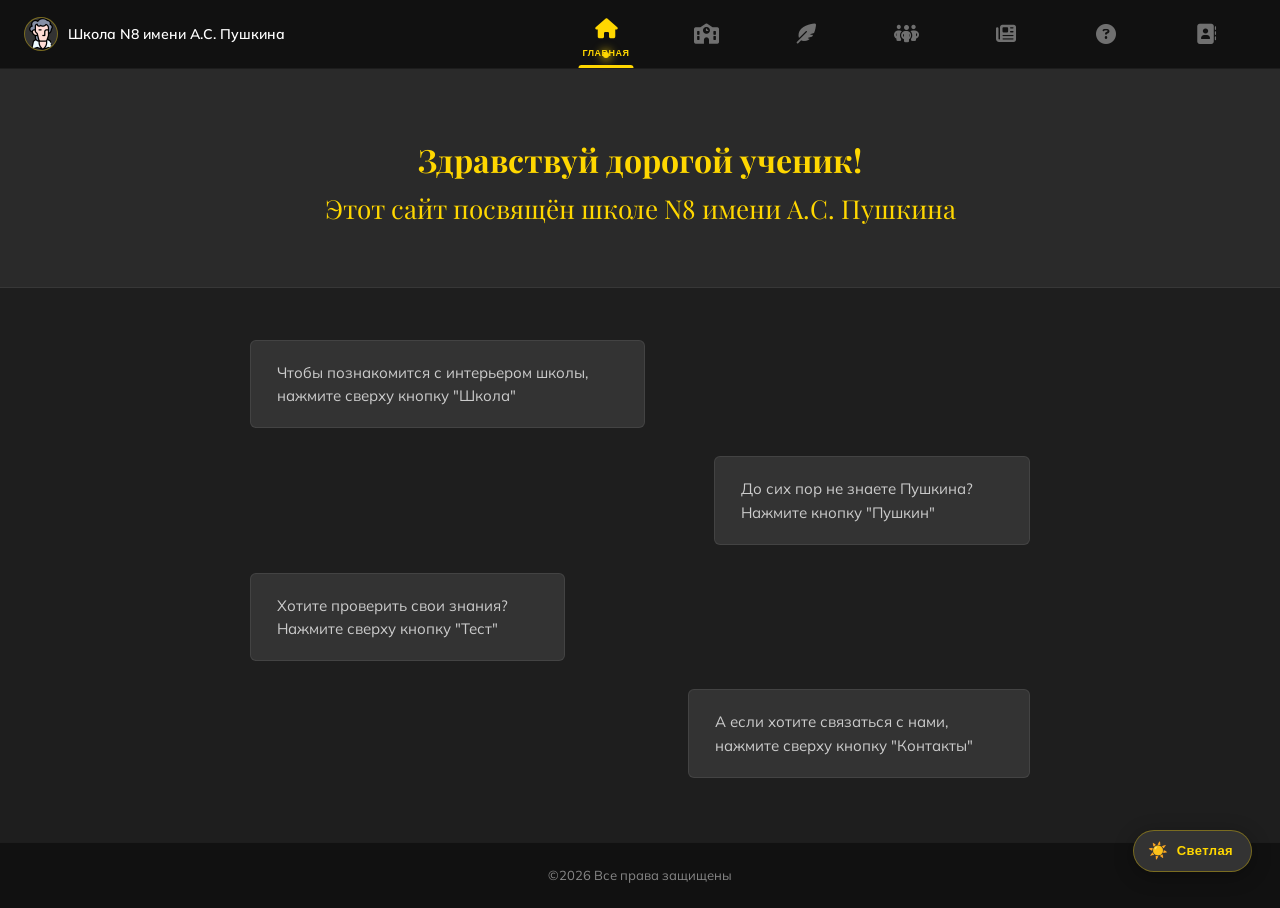
<file: Pushkin_sait/index.html>
<!DOCTYPE html>
<html lang="ru">

<head>
  <meta charset="UTF-8" />
  <meta name="viewport" content="width=device-width, initial-scale=1.0" />
  <title>Школа №8 — Главная</title>
  <link rel="stylesheet" href="style.css" />
  <link rel="stylesheet" href="index.css" />
  <link rel="stylesheet" href="https://cdnjs.cloudflare.com/ajax/libs/font-awesome/6.7.2/css/all.min.css" />
</head>

<body>

  <!-- MAGIC NAVIGATION -->
  <nav class="navigation">
    <a class="nav-logo" href="index.html">
      <div class="nav-logo-icon"><img src="images/pushkin_icon.png" alt="#"></div>
      <span>Школа N8 имени А.С. Пушкина</span>
    </a>
    <ul>
      <li class="list active">
        <a href="index.html">
          <span class="icon"><i class="fa-solid fa-house"></i></span>
          <span class="text">Главная</span>
        </a>
      </li>
      <li class="list">
        <a href="school.html">
          <span class="icon"><i class="fa-solid fa-school"></i></span>
          <span class="text">Школа</span>
        </a>
      </li>
      <li class="list">
        <a href="pushkin.html">
          <span class="icon"><i class="fa-solid fa-feather-pointed"></i></span>
          <span class="text">Пушкин</span>
        </a>
      </li>
      <li class="list">
        <a href="clubs.html">
          <span class="icon"><i class="fa-solid fa-people-group"></i></span>
          <span class="text">Кружки</span>
        </a>
      </li>
      <li class="list">
        <a href="news.html">
          <span class="icon"><i class="fa-solid fa-newspaper"></i></span>
          <span class="text">Новости</span>
        </a>
      </li>
      <li class="list">
        <a href="test.html">
          <span class="icon"><i class="fa-solid fa-circle-question"></i></span>
          <span class="text">Тест</span>
        </a>
      </li>
      <li class="list">
        <a href="contact.html">
          <span class="icon"><i class="fa-solid fa-address-book"></i></span>
          <span class="text">Контакты</span>
        </a>
      </li>
      <div class="indicator"></div>
    </ul>
  </nav>

  <main>
    <!-- HERO -->
    <section class="hero">
      <h1>Здравствуй дорогой ученик!</h1>
      <h2>Этот сайт посвящён школе N8 имени А.С. Пушкина</h2>
    </section>

    <!-- INFO BOXES -->
    <section class="info-section">

      <a class="info-card left" href="school.html">
        <p>Чтобы познакомится с интерьером школы,<br>нажмите сверху кнопку "Школа"</p>
        <span class="card-arrow"><i class="fa-solid fa-arrow-right"></i></span>
      </a>

      <a class="info-card right" href="pushkin.html">
        <p>До сих пор не знаете Пушкина?<br>Нажмите кнопку "Пушкин"</p>
        <span class="card-arrow"><i class="fa-solid fa-arrow-right"></i></span>
      </a>

      <a class="info-card left" href="test.html">
        <p>Хотите проверить свои знания?<br>Нажмите сверху кнопку "Тест"</p>
        <span class="card-arrow"><i class="fa-solid fa-arrow-right"></i></span>
      </a>

      <a class="info-card right" href="contact.html">
        <p>А если хотите связаться с нами,<br>нажмите сверху кнопку "Контакты"</p>
        <span class="card-arrow"><i class="fa-solid fa-arrow-right"></i></span>
      </a>

    </section>
  </main>

  <footer>
    <p>&copy;2026 Все права защищены</p>
  </footer>

  <script src="script.js"></script>
</body>

</html>
</file>
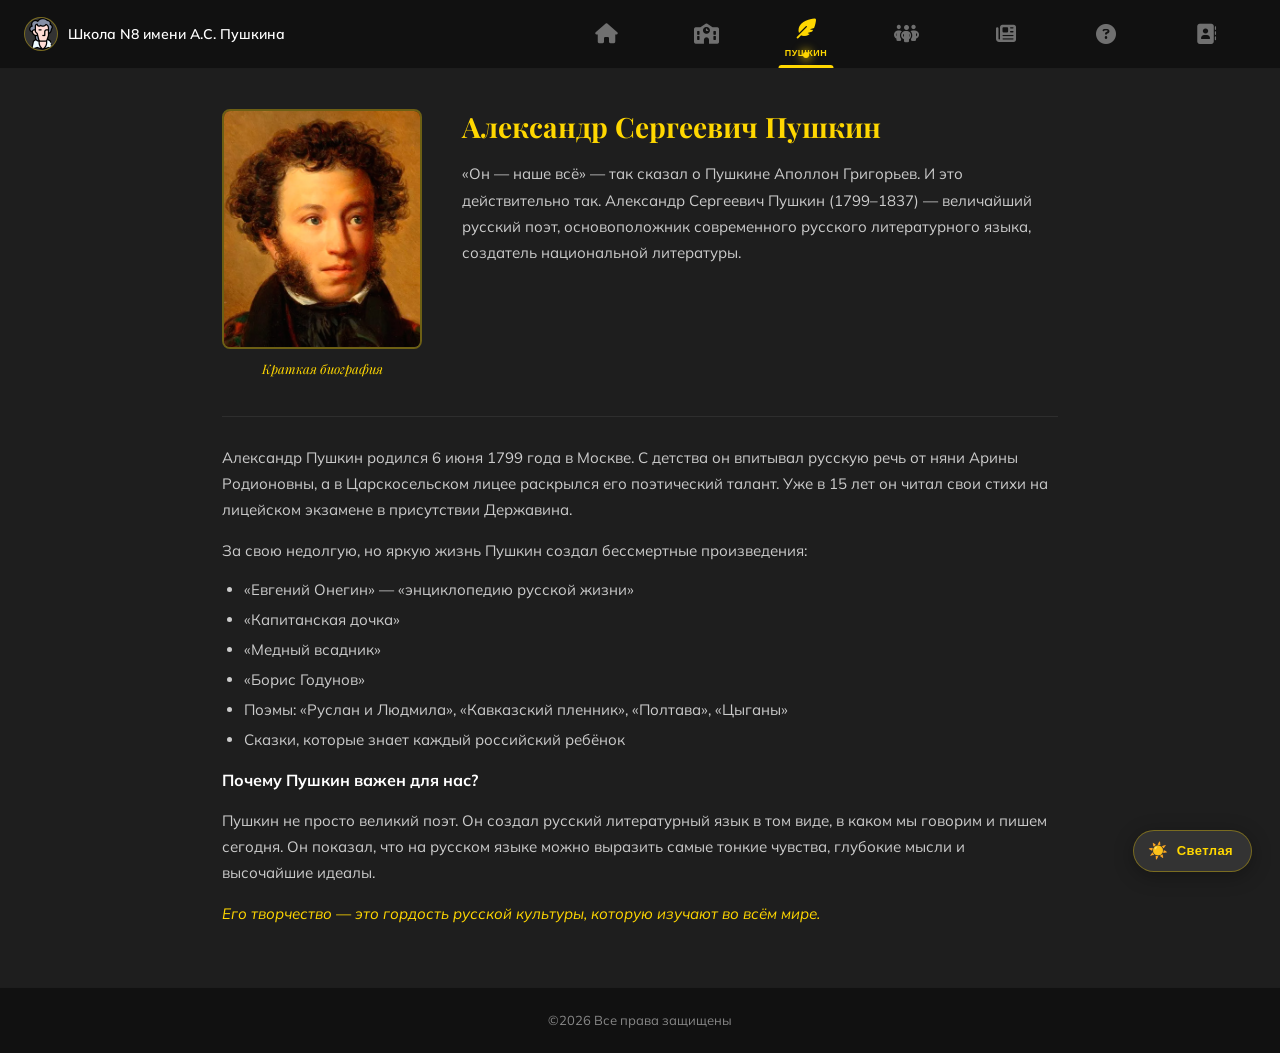
<file: Pushkin_sait/pushkin.html>
<!doctype html>
<html lang="ru">
  <head>
    <meta charset="UTF-8" />
    <meta name="viewport" content="width=device-width, initial-scale=1.0" />
    <title>Школа №8 — Пушкин</title>
    <link rel="stylesheet" href="style.css" />
    <link rel="stylesheet" href="pushkin.css" />
    <link
      rel="stylesheet"
      href="https://cdnjs.cloudflare.com/ajax/libs/font-awesome/6.7.2/css/all.min.css"
    />
  </head>
  <body>
    <nav class="navigation">
      <a class="nav-logo" href="index.html">
        <div class="nav-logo-icon">
          <img src="images/pushkin_icon.png" alt="Пушкин" />
        </div>
        <span>Школа N8 имени А.С. Пушкина</span>
      </a>
      <ul>
        <li class="list">
          <a href="index.html">
            <span class="icon"><i class="fa-solid fa-house"></i></span>
            <span class="text">Главная</span>
          </a>
        </li>
        <li class="list">
          <a href="school.html">
            <span class="icon"><i class="fa-solid fa-school"></i></span>
            <span class="text">Школа</span>
          </a>
        </li>
        <li class="list active">
          <a href="pushkin.html">
            <span class="icon"
              ><i class="fa-solid fa-feather-pointed"></i
            ></span>
            <span class="text">Пушкин</span>
          </a>
        </li>
        <li class="list">
          <a href="clubs.html">
            <span class="icon"><i class="fa-solid fa-people-group"></i></span>
            <span class="text">Кружки</span>
          </a>
        </li>
        <li class="list">
          <a href="news.html">
            <span class="icon"><i class="fa-solid fa-newspaper"></i></span>
            <span class="text">Новости</span>
          </a>
        </li>
        <li class="list">
          <a href="test.html">
            <span class="icon"
              ><i class="fa-solid fa-circle-question"></i
            ></span>
            <span class="text">Тест</span>
          </a>
        </li>
        <li class="list">
          <a href="contact.html">
            <span class="icon"><i class="fa-solid fa-address-book"></i></span>
            <span class="text">Контакты</span>
          </a>
        </li>
        <div class="indicator"></div>
      </ul>
    </nav>

    <main>
      <section class="pushkin-section">
        <!-- TOP: portrait + name + intro -->
        <div class="pushkin-top">
          <div class="portrait-wrap">
            <img
              src="images/pushkin-aleksandr-sergeevich.879525.jpg"
              alt="Александр Сергеевич Пушкин"
              class="portrait-img"
              onerror="
                this.style.display = 'none';
                this.nextElementSibling.style.display = 'flex';
              "
            />
            <div class="portrait-fallback">
              <i class="fa-solid fa-feather-pointed"></i>
            </div>
            <p class="portrait-caption">Краткая биография</p>
          </div>

          <div class="pushkin-intro">
            <h1>Александр Сергеевич Пушкин</h1>
            <p class="intro-quote">
              «Он — наше всё» — так сказал о Пушкине Аполлон Григорьев. И это
              действительно так. Александр Сергеевич Пушкин (1799–1837) —
              величайший русский поэт, основоположник современного русского
              литературного языка, создатель национальной литературы.
            </p>
          </div>
        </div>

        <!-- BIO TEXT -->
        <div class="pushkin-bio">
          <p>
            Александр Пушкин родился 6 июня 1799 года в Москве. С детства он
            впитывал русскую речь от няни Арины Родионовны, а в Царскосельском
            лицее раскрылся его поэтический талант. Уже в 15 лет он читал свои
            стихи на лицейском экзамене в присутствии Державина.
          </p>
          <p>
            За свою недолгую, но яркую жизнь Пушкин создал бессмертные
            произведения:
          </p>
          <ul>
            <li>«Евгений Онегин» — «энциклопедию русской жизни»</li>
            <li>«Капитанская дочка»</li>
            <li>«Медный всадник»</li>
            <li>«Борис Годунов»</li>
            <li>
              Поэмы: «Руслан и Людмила», «Кавказский пленник», «Полтава»,
              «Цыганы»
            </li>
            <li>Сказки, которые знает каждый российский ребёнок</li>
          </ul>
          <p class="bio-question">Почему Пушкин важен для нас?</p>
          <p>
            Пушкин не просто великий поэт. Он создал русский литературный язык в
            том виде, в каком мы говорим и пишем сегодня. Он показал, что на
            русском языке можно выразить самые тонкие чувства, глубокие мысли и
            высочайшие идеалы.
          </p>
          <p class="bio-closing">
            Его творчество — это гордость русской культуры, которую изучают во
            всём мире.
          </p>
        </div>
      </section>
    </main>

    <footer><p>&copy;2026 Все права защищены</p></footer>

    <script src="script.js"></script>
  </body>
</html>
</file>
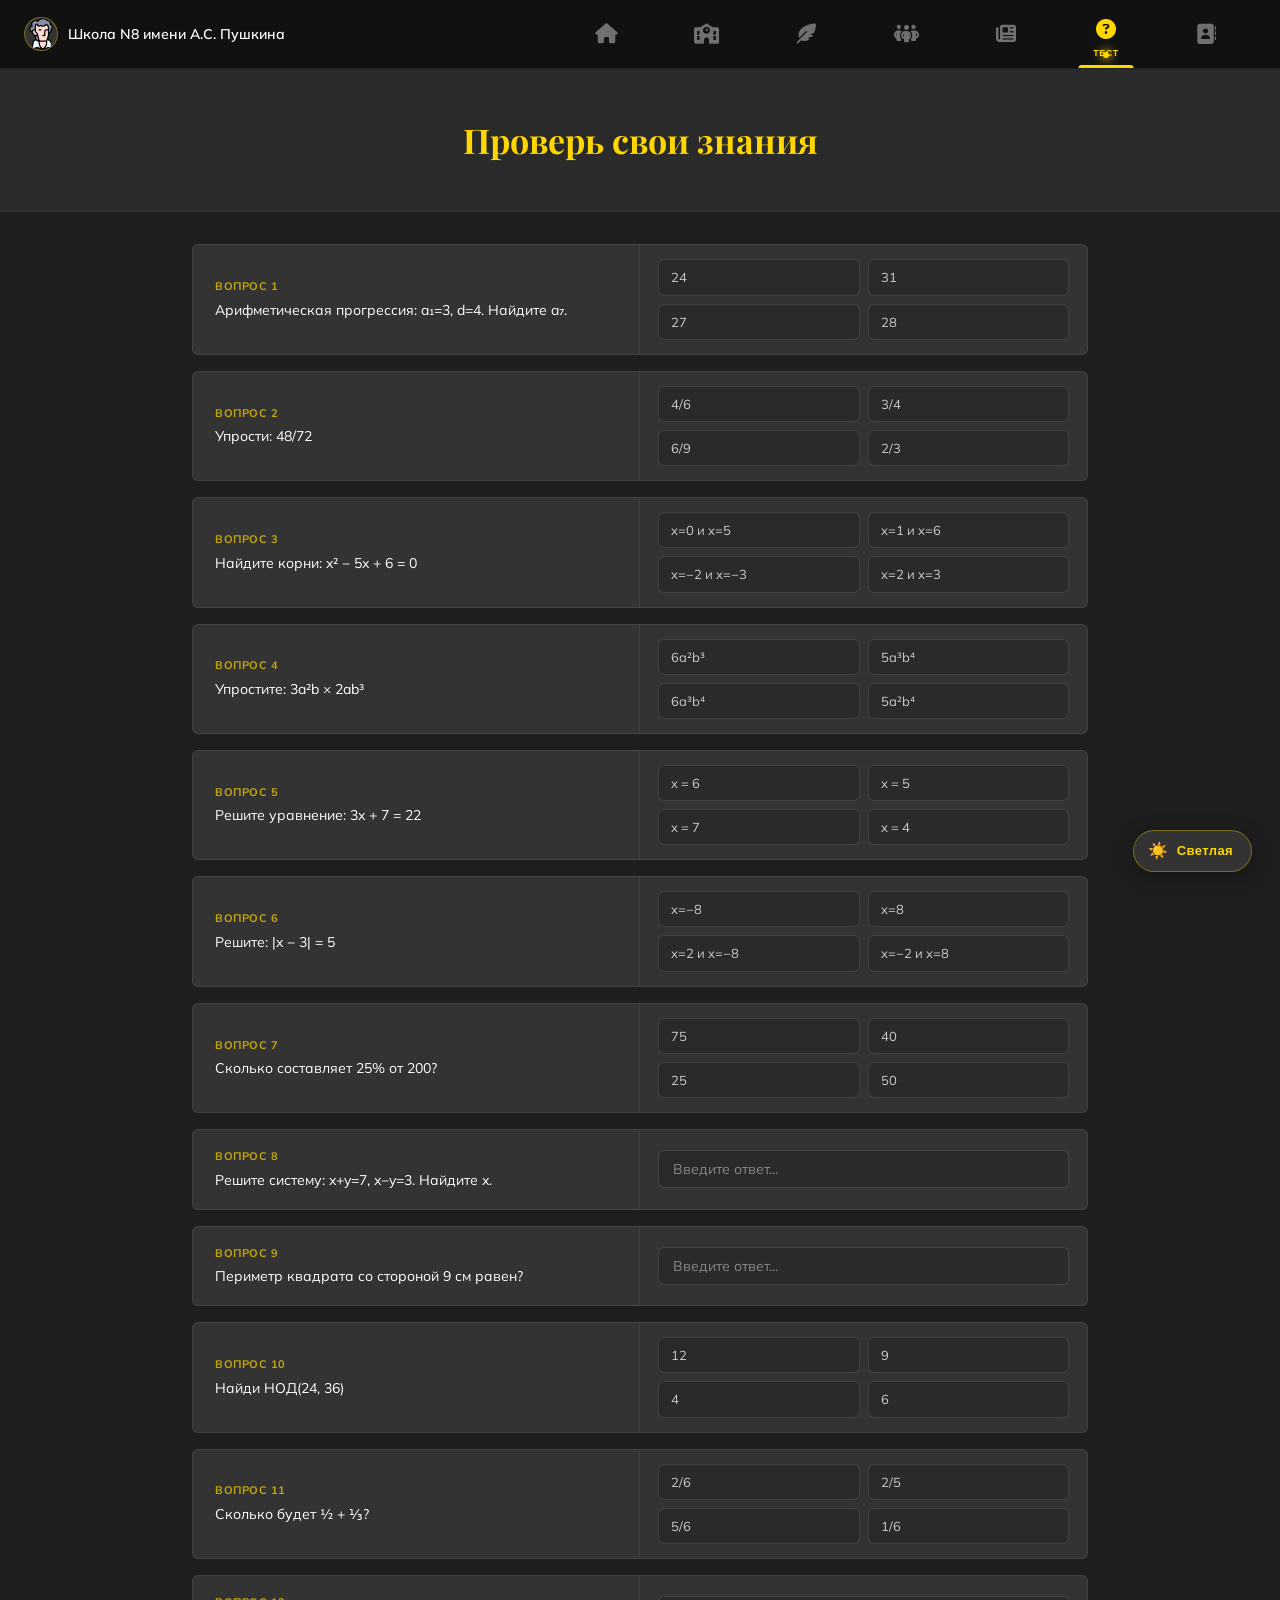
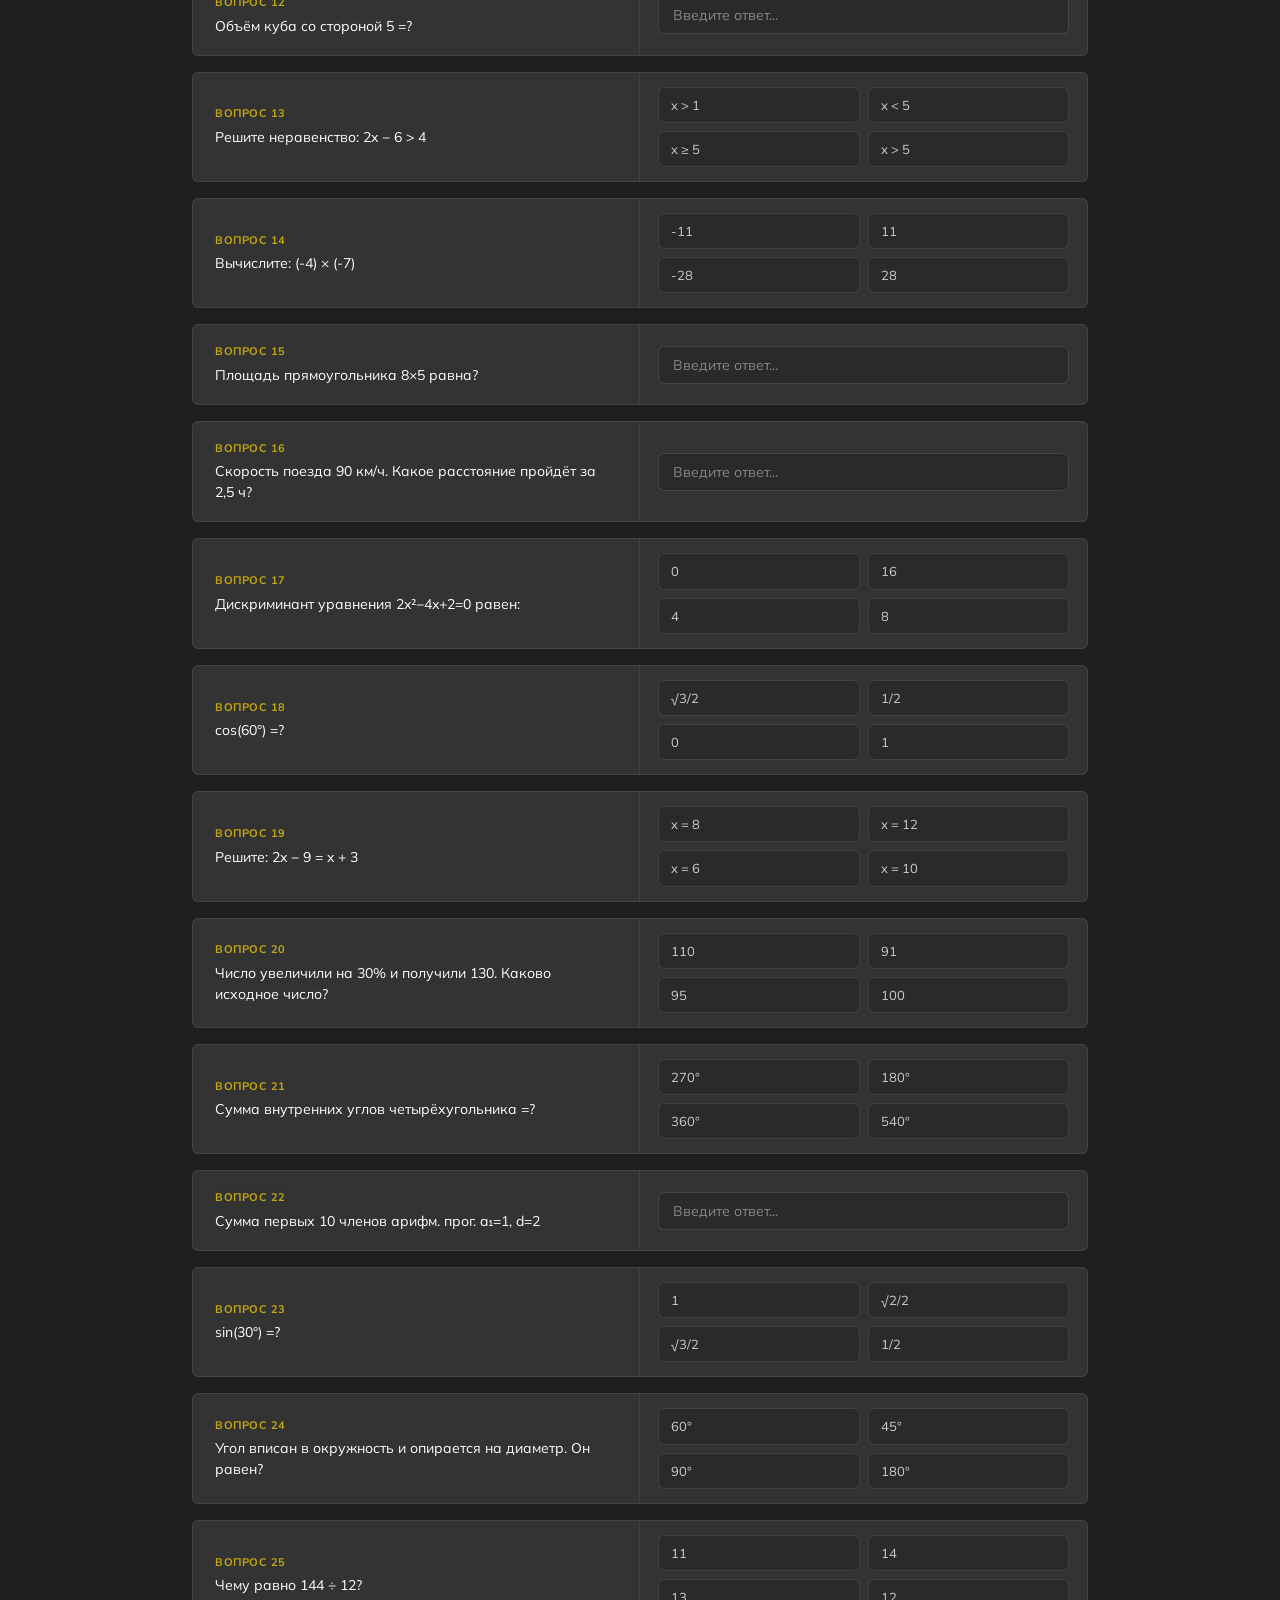
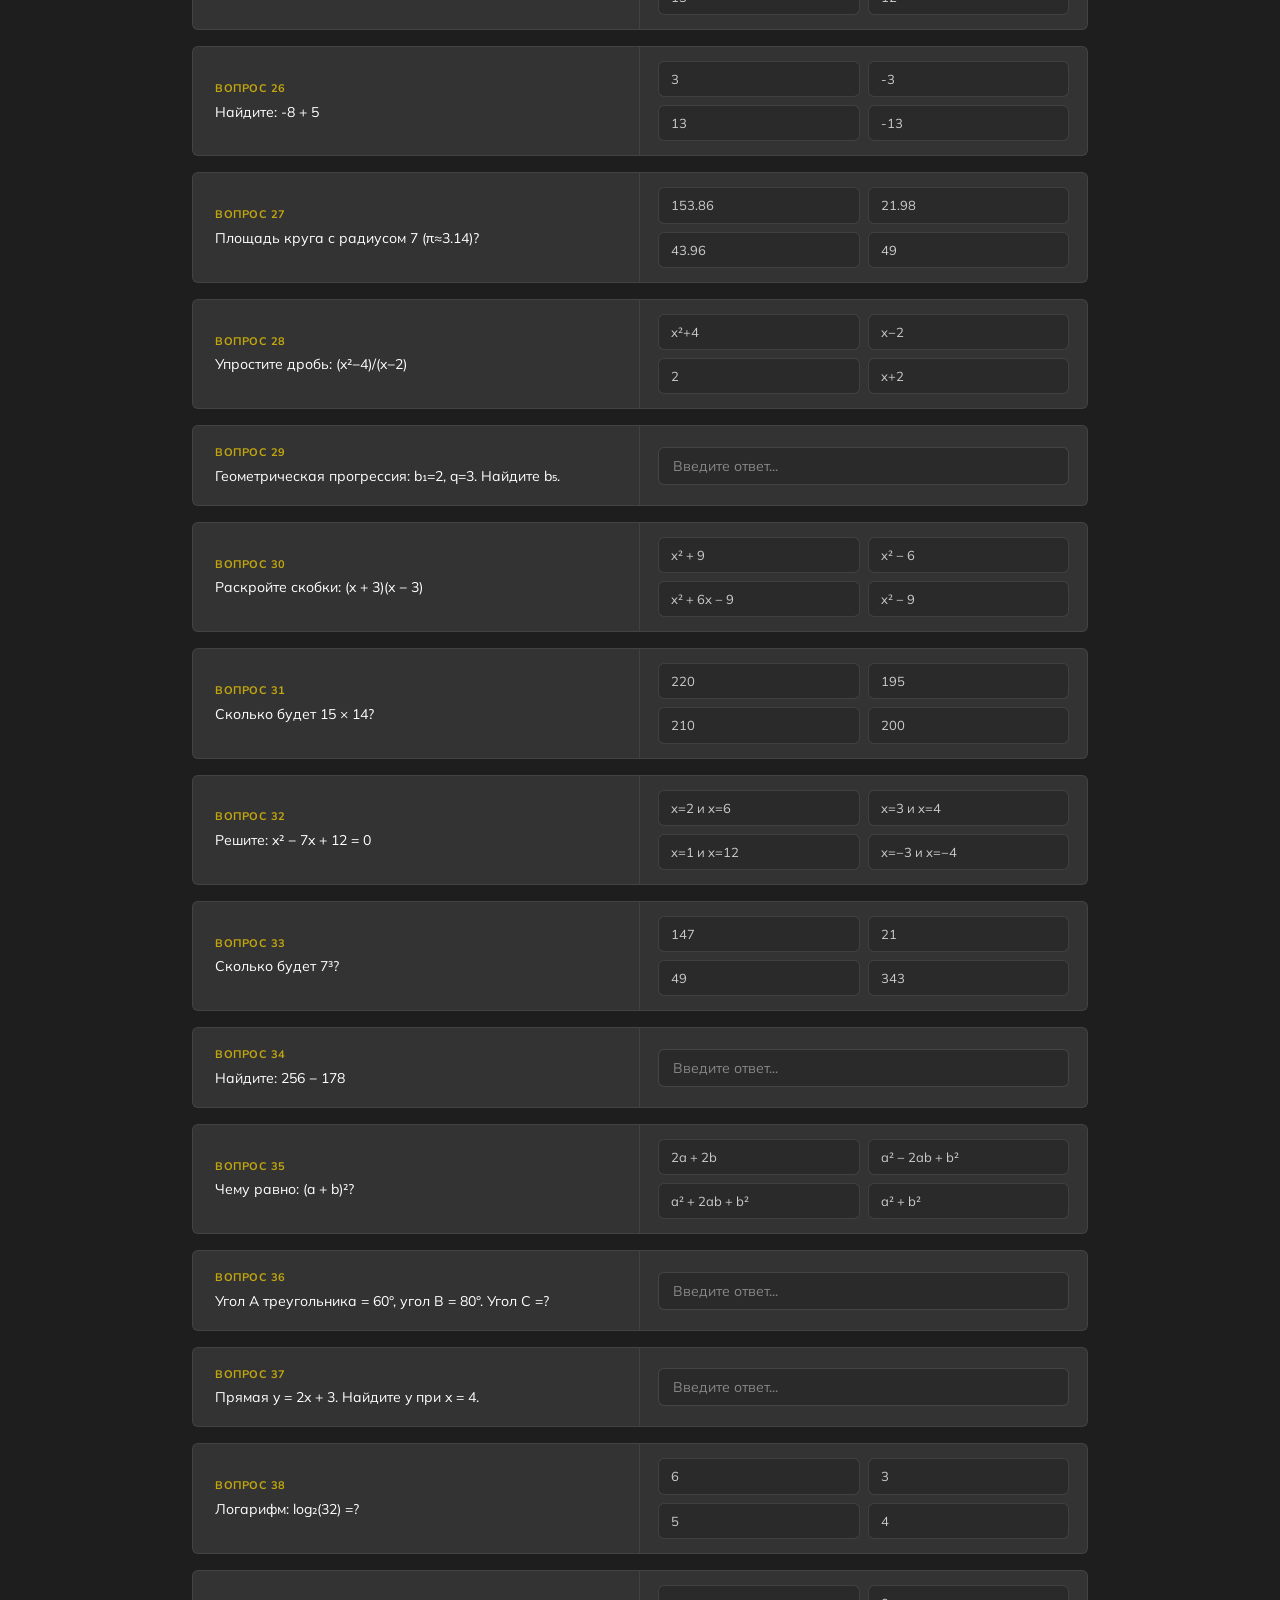
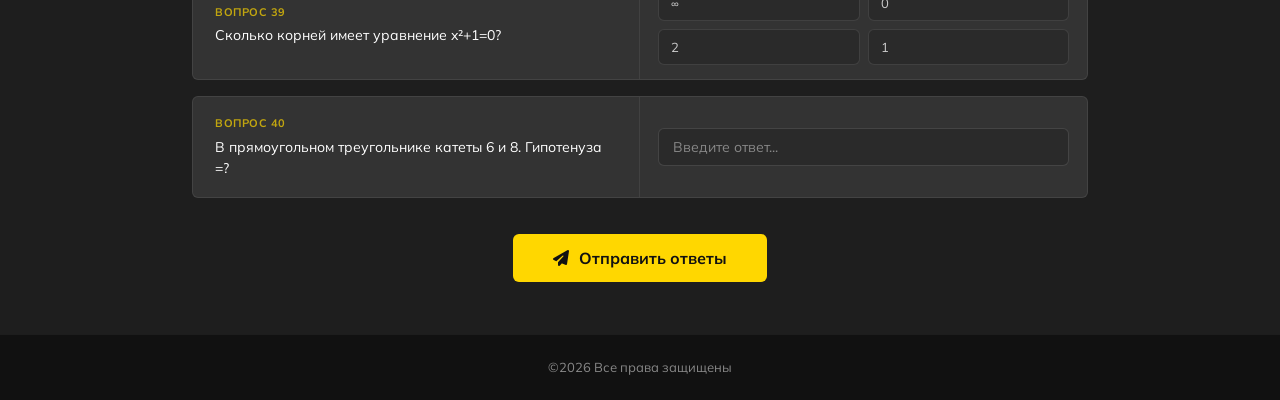
<file: Pushkin_sait/test.html>
<!DOCTYPE html>
<html lang="ru">
<head>
  <meta charset="UTF-8" />
  <meta name="viewport" content="width=device-width, initial-scale=1.0" />
  <title>Школа №8 — Тест</title>
  <link rel="stylesheet" href="style.css" />
  <link rel="stylesheet" href="test.css" />
  <link rel="stylesheet" href="https://cdnjs.cloudflare.com/ajax/libs/font-awesome/6.7.2/css/all.min.css" />
</head>
<body>
 
  <nav class="navigation">
    <a class="nav-logo" href="index.html">
      <div class="nav-logo-icon"><img src="images/pushkin_icon.png" alt="Пушкин"></div>
      <span>Школа N8 имени А.С. Пушкина</span>
    </a>
    <ul>
      <li class="list">
        <a href="index.html">
          <span class="icon"><i class="fa-solid fa-house"></i></span>
          <span class="text">Главная</span>
        </a>
      </li>
      <li class="list">
        <a href="school.html">
          <span class="icon"><i class="fa-solid fa-school"></i></span>
          <span class="text">Школа</span>
        </a>
      </li>
      <li class="list">
        <a href="pushkin.html">
          <span class="icon"><i class="fa-solid fa-feather-pointed"></i></span>
          <span class="text">Пушкин</span>
        </a>
      </li>
      <li class="list">
        <a href="clubs.html">
          <span class="icon"><i class="fa-solid fa-people-group"></i></span>
          <span class="text">Кружки</span>
        </a>
      </li>
      <li class="list">
        <a href="news.html">
          <span class="icon"><i class="fa-solid fa-newspaper"></i></span>
          <span class="text">Новости</span>
        </a>
      </li>
      <li class="list active">
        <a href="test.html">
          <span class="icon"><i class="fa-solid fa-circle-question"></i></span>
          <span class="text">Тест</span>
        </a>
      </li>
      <li class="list">
        <a href="contact.html">
          <span class="icon"><i class="fa-solid fa-address-book"></i></span>
          <span class="text">Контакты</span>
        </a>
      </li>
      <div class="indicator"></div>
    </ul>
  </nav>
 
  <main>
    <div class="page-banner">
      <h1>Проверь свои знания</h1>
    </div>
 
    <!-- QUIZ CONTAINER -->
    <section class="quiz-section" id="quizSection">
      <!-- Questions rendered by JS -->
    </section>
 
    <!-- RESULTS (hidden until done) -->
    <section class="results-section" id="resultsSection" style="display:none;">
      <div class="results-card">
        <h2>Тест завершён!</h2>
        <div class="score-display">
          <span class="score-num" id="scoreNum">0</span>
          <span class="score-total" id="scoreTotal">/ 0</span>
        </div>
        <p class="score-percent" id="scorePercent"></p>
        <p class="score-grade"  id="scoreGrade"></p>
        <button class="btn-restart" onclick="restartQuiz()">
          <i class="fa-solid fa-rotate-right"></i> Начать заново
        </button>
      </div>
 
      <!-- Solutions -->
      <div class="solutions-wrap" id="solutionsWrap"></div>
    </section>
 
    <!-- SUBMIT button -->
    <div class="quiz-footer" id="quizFooter">
      <button class="btn-submit" onclick="submitQuiz()">
        <i class="fa-solid fa-paper-plane"></i> Отправить ответы
      </button>
    </div>
  </main>
 
  <footer><p>&copy;2026 Все права защищены</p></footer>
 
  <script src="script.js"></script>
  <script src="test.js"></script>
</body>
</html>
</file>
<file: Pushkin_sait/style.css>
/* =========================================
   SHARED STYLES — Школа №8 им. А.С. Пушкина
   ========================================= */
 
@import url('https://fonts.googleapis.com/css2?family=Playfair+Display:wght@400;700&family=Mulish:wght@300;400;600;700&family=Poppins:wght@400;500;600;700&display=swap');
 
:root {
  --gold:        #FFD700;
  --gold-dim:    rgba(255, 215, 0, 0.12);
  --gold-border: rgba(255, 215, 0, 0.35);
  --bg-primary:  #1e1e1e;
  --bg-secondary:#2a2a2a;
  --bg-card:     #333333;
  --bg-dark:     #252525;
  --bg-nav:      #111111;
  --bg-footer:   #111111;
  --text-white:  #ffffff;
  --text-light:  #cccccc;
  --text-muted:  #888888;
  --radius:      6px;
  --nav-item-w:  100px;
  --nav-h:       68px;
}
 
* { margin: 0; padding: 0; box-sizing: border-box; }
html { scroll-behavior: smooth; }
 
body {
  background-color: var(--bg-primary);
  color: var(--text-white);
  font-family: 'Mulish', sans-serif;
  font-size: 16px;
  line-height: 1.6;
  min-height: 100vh;
  display: flex;
  flex-direction: column;
  transition: background-color 0.35s ease, color 0.35s ease;
}
 
/* Smooth transitions for theme switching */
.navigation, footer, .page-banner, .info-card, .gallery-item,
.question-row, .results-card, .solution-item, .contact-left,
.opt-btn, .q-input, .pushkin-bio, .map-frame {
  transition: background 0.35s ease, background-color 0.35s ease,
              border-color 0.35s ease, color 0.35s ease;
}
 
/* =============================================
   MAGIC NAVIGATION
   ============================================= */
.navigation {
  background: var(--bg-nav);
  position: sticky;
  top: 0;
  z-index: 100;
  border-bottom: 1px solid rgba(255,255,255,0.05);
  display: flex;
  align-items: center;
  padding: 0 24px;
}
 
/* Logo */
.nav-logo {
  display: flex;
  align-items: center;
  gap: 10px;
  text-decoration: none;
  flex-shrink: 0;
  margin-right: 16px;
}
 
.nav-logo-icon {
  width: 34px;
  height: 34px;
  border-radius: 50%;
  border: 1.5px solid var(--gold-border);
  background: var(--bg-card);
  display: flex;
  align-items: center;
  justify-content: center;
  font-size: 18px;
  overflow: hidden;
  flex-shrink: 0;
}
 
.nav-logo-icon img {
  width: 100%;
  height: 100%;
  object-fit: cover;
  border-radius: 50%;
  display: block;
}
 
.nav-logo span {
  color: var(--text-white);
  font-family: 'Mulish', sans-serif;
  font-weight: 600;
  font-size: 14px;
  line-height: 1.3;
}
 
/* Nav list */
.navigation ul {
  position: relative;
  display: flex;
  list-style: none;
  margin-left: auto;
  height: var(--nav-h);
}
 
.navigation ul li {
  position: relative;
  width: var(--nav-item-w);
  height: var(--nav-h);
  z-index: 1;
}
 
.navigation ul li a {
  position: relative;
  display: flex;
  justify-content: center;
  align-items: center;
  flex-direction: column;
  width: 100%;
  height: 100%;
  text-decoration: none;
  gap: 4px;
}
 
/* Icon */
.navigation ul li a .icon {
  display: block;
  font-size: 1.25em;
  transition: 0.4s;
  color: rgba(255,255,255,0.4);
  line-height: 1;
}
 
.navigation ul li:hover a .icon {
  color: rgba(255,255,255,0.85);
}
 
.navigation ul li.active a .icon {
  transform: translateY(-5px);
  color: var(--gold);
}
 
/* Text label */
.navigation ul li a .text {
  font-family: 'Poppins', sans-serif;
  font-size: 0.56em;
  font-weight: 600;
  color: var(--gold);
  letter-spacing: 0.06em;
  text-transform: uppercase;
  opacity: 0;
  transform: translateY(6px);
  transition: 0.4s;
  white-space: nowrap;
  position: absolute;
  bottom: 8px;
}
 
.navigation ul li.active a .text {
  opacity: 1;
  transform: translateY(0);
}
 
/* Indicator */
.indicator {
  position: absolute;
  bottom: 0;
  left: 0;
  width: var(--nav-item-w);
  height: var(--nav-h);
  pointer-events: none;
  transition: 0.4s cubic-bezier(0.4, 0, 0.2, 1);
}
 
/* Gold bar at bottom */
.indicator::before {
  content: '';
  position: absolute;
  bottom: 0;
  left: 50%;
  transform: translateX(-50%);
  width: 55%;
  height: 3px;
  background: var(--gold);
  border-radius: 3px 3px 0 0;
}
 
/* Glowing dot */
.indicator::after {
  content: '';
  position: absolute;
  bottom: 10px;
  left: 50%;
  transform: translateX(-50%);
  width: 6px;
  height: 6px;
  border-radius: 50%;
  background: var(--gold);
  box-shadow: 0 0 8px 3px rgba(255, 215, 0, 0.55);
  animation: glow 2s ease-in-out infinite;
}
 
@keyframes glow {
  0%, 100% { transform: translateX(-50%) scale(1);   opacity: 1; }
  50%       { transform: translateX(-50%) scale(1.5); opacity: 0.6; }
}
 
/* Slide indicator to correct item (7 items) */
.navigation ul li:nth-child(1).active ~ .indicator { transform: translateX(calc(var(--nav-item-w) * 0)); }
.navigation ul li:nth-child(2).active ~ .indicator { transform: translateX(calc(var(--nav-item-w) * 1)); }
.navigation ul li:nth-child(3).active ~ .indicator { transform: translateX(calc(var(--nav-item-w) * 2)); }
.navigation ul li:nth-child(4).active ~ .indicator { transform: translateX(calc(var(--nav-item-w) * 3)); }
.navigation ul li:nth-child(5).active ~ .indicator { transform: translateX(calc(var(--nav-item-w) * 4)); }
.navigation ul li:nth-child(6).active ~ .indicator { transform: translateX(calc(var(--nav-item-w) * 5)); }
.navigation ul li:nth-child(7).active ~ .indicator { transform: translateX(calc(var(--nav-item-w) * 6)); }
 
/* ---- FOOTER ---- */
footer {
  background-color: var(--bg-footer);
  text-align: center;
  padding: 22px;
  color: var(--text-muted);
  font-size: 13px;
  border-top: 1px solid rgba(255,255,255,0.05);
  margin-top: auto;
}
 
/* ---- PAGE BANNER ---- */
.page-banner {
  background: var(--bg-secondary);
  text-align: center;
  padding: 44px 20px;
  border-bottom: 1px solid rgba(255,255,255,0.06);
}
 
.page-banner h1 {
  font-family: 'Playfair Display', serif;
  font-size: 34px;
  color: var(--gold);
  font-weight: 700;
}
 
main { flex: 1; }
 
/* =============================================
   RESPONSIVE
   ============================================= */
@media (max-width: 1000px) {
  :root { --nav-item-w: 68px; }
  .nav-logo span { font-size: 12px; max-width: 130px; }
}
 
@media (max-width: 700px) {
  :root { --nav-item-w: 48px; --nav-h: 60px; }
  .nav-logo span { display: none; }
  .navigation { padding: 0 6px; }
  .navigation ul li a .icon { font-size: 1em; }
  .page-banner h1 { font-size: 24px; }
}
 
/* =============================================
   LIGHT THEME VARIABLES
   ============================================= */
[data-theme="light"] {
  --gold:        #B8860B;
  --gold-dim:    rgba(184, 134, 11, 0.12);
  --gold-border: rgba(184, 134, 11, 0.45);
  --bg-primary:  #f5f5f0;
  --bg-secondary:#ebebe4;
  --bg-card:     #ffffff;
  --bg-dark:     #e8e8e0;
  --bg-nav:      #ffffff;
  --bg-footer:   #f0f0ea;
  --text-white:  #1a1a1a;
  --text-light:  #3a3a3a;
  --text-muted:  #777777;
}
 
[data-theme="light"] body {
  background-color: var(--bg-primary);
  color: var(--text-white);
}
 
[data-theme="light"] .navigation {
  border-bottom: 1px solid rgba(0,0,0,0.08);
  box-shadow: 0 2px 12px rgba(0,0,0,0.07);
}
 
[data-theme="light"] .nav-logo span { color: var(--text-white); }
 
[data-theme="light"] .navigation ul li a .icon {
  color: rgba(0,0,0,0.35);
}
[data-theme="light"] .navigation ul li:hover a .icon {
  color: rgba(0,0,0,0.75);
}
[data-theme="light"] .navigation ul li.active a .icon {
  color: var(--gold);
}
 
[data-theme="light"] footer {
  border-top: 1px solid rgba(0,0,0,0.08);
}
 
[data-theme="light"] .page-banner {
  background: var(--bg-secondary);
  border-bottom: 1px solid rgba(0,0,0,0.07);
}
 
[data-theme="light"] .question-row {
  border: 1px solid rgba(0,0,0,0.1);
}
[data-theme="light"] .q-left {
  border-right: 1px solid rgba(0,0,0,0.08);
}
[data-theme="light"] .opt-btn {
  background: var(--bg-secondary);
  border: 1px solid rgba(0,0,0,0.12);
  color: var(--text-light);
}
[data-theme="light"] .opt-btn:hover {
  background: #e0e0d8;
}
[data-theme="light"] .q-input {
  background: var(--bg-secondary);
  border: 1px solid rgba(0,0,0,0.15);
  color: var(--text-white);
}
 
[data-theme="light"] .gallery-item {
  border: 1px solid rgba(0,0,0,0.1);
}
 
[data-theme="light"] .lightbox {
  background: rgba(0,0,0,0.85);
}
 
[data-theme="light"] .results-card {
  background: var(--bg-secondary);
}
 
[data-theme="light"] .solution-item {
  background: var(--bg-card);
}
 
[data-theme="light"] .info-card {
  background: var(--bg-card);
  border: 1px solid rgba(0,0,0,0.1);
}
[data-theme="light"] .info-card:hover {
  background: #f0f0e8;
}
[data-theme="light"] .info-card p {
  color: var(--text-light);
}
 
[data-theme="light"] .contact-section .contact-list li {
  color: var(--text-light);
}
 
[data-theme="light"] .pushkin-bio p,
[data-theme="light"] .pushkin-bio ul li,
[data-theme="light"] .intro-quote {
  color: var(--text-light);
}
 
/* =============================================
   THEME TOGGLE BUTTON
   ============================================= */
.theme-toggle {
  position: fixed;
  bottom: 28px;
  right: 28px;
  z-index: 999;
  display: flex;
  align-items: center;
  gap: 8px;
  background: var(--bg-card);
  border: 1.5px solid var(--gold-border);
  color: var(--text-white);
  border-radius: 50px;
  padding: 10px 18px 10px 14px;
  font-family: 'Poppins', sans-serif;
  font-size: 13px;
  font-weight: 600;
  cursor: pointer;
  box-shadow: 0 4px 20px rgba(0,0,0,0.3);
  transition: background 0.3s, border-color 0.3s, transform 0.2s, box-shadow 0.2s;
  letter-spacing: 0.03em;
}
 
.theme-toggle:hover {
  border-color: var(--gold);
  transform: translateY(-3px);
  box-shadow: 0 8px 28px rgba(0,0,0,0.35);
  background: var(--gold-dim);
}
 
.theme-toggle .theme-icon {
  font-size: 16px;
  line-height: 1;
  transition: transform 0.4s;
}
 
.theme-toggle:hover .theme-icon {
  transform: rotate(20deg) scale(1.2);
}
 
.theme-toggle .theme-label {
  color: var(--gold);
}
 
@media (max-width: 600px) {
  .theme-toggle {
    bottom: 16px;
    right: 16px;
    padding: 9px 14px 9px 12px;
    font-size: 12px;
  }
}
</file>
<file: Pushkin_sait/index.css>
/* =========================================
   INDEX.CSS — Landing Page
   ========================================= */

.hero {
  background: var(--bg-secondary);
  text-align: center;
  padding: 70px 24px 60px;
  border-bottom: 1px solid rgba(255,255,255,0.06);
}

.hero h1 {
  font-family: 'Playfair Display', serif;
  color: var(--gold);
  font-size: 32px;
  font-weight: 700;
  margin-bottom: 10px;
  line-height: 1.3;
}

.hero h2 {
  font-family: 'Playfair Display', serif;
  color: var(--gold);
  font-size: 26px;
  font-weight: 400;
  line-height: 1.4;
}

/* Info section */
.info-section {
  padding: 52px 40px 64px;
  display: flex;
  flex-direction: column;
  gap: 28px;
  max-width: 860px;
  margin: 0 auto;
  width: 100%;
}

.info-card {
  display: flex;
  align-items: center;
  justify-content: space-between;
  gap: 16px;
  background: var(--bg-card);
  border: 1px solid rgba(255,255,255,0.08);
  border-radius: var(--radius);
  padding: 20px 26px;
  text-decoration: none;
  max-width: 480px;
  transition: border-color 0.25s, background 0.25s, transform 0.22s;
}

.info-card:hover {
  border-color: var(--gold-border);
  background: #3c3c3c;
  transform: translateY(-3px);
}

.info-card p {
  color: var(--text-light);
  font-size: 15px;
  line-height: 1.55;
}

.card-arrow {
  color: var(--gold);
  font-size: 16px;
  flex-shrink: 0;
  opacity: 0;
  transform: translateX(-4px);
  transition: opacity 0.22s, transform 0.22s;
}

.info-card:hover .card-arrow {
  opacity: 1;
  transform: translateX(0);
}

.info-card.left  { align-self: flex-start; }
.info-card.right { align-self: flex-end; }

@media (max-width: 700px) {
  .hero h1 { font-size: 22px; }
  .hero h2 { font-size: 18px; }
  .info-section { padding: 32px 16px 48px; gap: 18px; }
  .info-card { max-width: 100%; align-self: stretch !important; }
}
</file>
<file: Pushkin_sait/pushkin.css>
/* =========================================
   PUSHKIN.CSS
   ========================================= */

.pushkin-section {
  max-width: 900px;
  margin: 0 auto;
  padding: 40px 32px 60px;
}

/* TOP ROW */
.pushkin-top {
  display: flex;
  gap: 40px;
  align-items: flex-start;
  margin-bottom: 36px;
}

/* Portrait */
.portrait-wrap {
  flex-shrink: 0;
  display: flex;
  flex-direction: column;
  align-items: center;
  gap: 10px;
}

.portrait-img {
  width: 200px;
  height: 240px;
  object-fit: cover;
  border-radius: 8px;
  border: 2px solid var(--gold-border);
  display: block;
}

.portrait-fallback {
  display: none;
  width: 200px;
  height: 240px;
  border-radius: 8px;
  border: 2px solid var(--gold-border);
  background: var(--bg-card);
  align-items: center;
  justify-content: center;
  font-size: 60px;
  color: var(--gold-border);
}

.portrait-caption {
  font-size: 13px;
  color: var(--gold);
  font-family: 'Playfair Display', serif;
  font-style: italic;
  text-align: center;
}

/* Intro text */
.pushkin-intro {
  flex: 1;
}

.pushkin-intro h1 {
  font-family: 'Playfair Display', serif;
  font-size: 28px;
  color: var(--gold);
  margin-bottom: 16px;
  font-weight: 700;
  line-height: 1.3;
}

.intro-quote {
  color: var(--text-light);
  font-size: 15px;
  line-height: 1.75;
}

/* BIO TEXT */
.pushkin-bio {
  border-top: 1px solid rgba(255,255,255,0.07);
  padding-top: 28px;
  display: flex;
  flex-direction: column;
  gap: 14px;
}

.pushkin-bio p {
  color: var(--text-light);
  font-size: 15px;
  line-height: 1.75;
}

.pushkin-bio ul {
  padding-left: 22px;
  display: flex;
  flex-direction: column;
  gap: 6px;
}

.pushkin-bio ul li {
  color: var(--text-light);
  font-size: 15px;
  line-height: 1.6;
}

.bio-question {
  color: var(--text-white) !important;
  font-weight: 700;
  font-size: 16px !important;
}

.bio-closing {
  color: var(--gold) !important;
  font-style: italic;
}

/* ---- RESPONSIVE ---- */
@media (max-width: 640px) {
  .pushkin-section { padding: 28px 16px 48px; }

  .pushkin-top {
    flex-direction: column;
    align-items: center;
    gap: 24px;
  }

  .portrait-wrap { width: 100%; align-items: center; }

  .portrait-img,
  .portrait-fallback { width: 160px; height: 200px; }

  .pushkin-intro h1 { font-size: 22px; text-align: center; }
  .intro-quote { font-size: 14px; }
}
</file>
<file: Pushkin_sait/test.css>
/* =========================================
   TEST.CSS — Quiz Page
   ========================================= */

/* Quiz section */
.quiz-section {
  max-width: 960px;
  margin: 0 auto;
  padding: 32px 32px 0;
  display: flex;
  flex-direction: column;
  gap: 16px;
}

/* Each question row — matches your Figma design */
.question-row {
  display: grid;
  grid-template-columns: 1fr 1fr;
  gap: 0;
  background: var(--bg-card);
  border: 1px solid rgba(255,255,255,0.08);
  border-radius: var(--radius);
  overflow: hidden;
  transition: border-color 0.2s;
}

.question-row:hover {
  border-color: rgba(255,215,0,0.2);
}

/* Left: question text */
.q-left {
  padding: 18px 22px;
  display: flex;
  align-items: center;
  border-right: 1px solid rgba(255,255,255,0.07);
}

.q-num {
  font-size: 11px;
  font-weight: 700;
  color: var(--gold);
  opacity: 0.7;
  margin-bottom: 4px;
  display: block;
  text-transform: uppercase;
  letter-spacing: 0.05em;
}

.q-text {
  color: var(--text-white);
  font-size: 14px;
  line-height: 1.5;
}

/* Right: answer options grid */
.q-right {
  padding: 14px 18px;
  display: grid;
  grid-template-columns: 1fr 1fr;
  gap: 8px;
  align-content: center;
}

/* Multiple-choice option button */
.opt-btn {
  background: var(--bg-secondary);
  border: 1px solid rgba(255,255,255,0.1);
  border-radius: var(--radius);
  color: var(--text-light);
  font-size: 13px;
  font-family: 'Mulish', sans-serif;
  padding: 8px 12px;
  cursor: pointer;
  text-align: left;
  transition: background 0.2s, border-color 0.2s, color 0.2s;
  line-height: 1.4;
}

.opt-btn:hover {
  background: #3a3a3a;
  border-color: var(--gold-border);
  color: var(--text-white);
}

.opt-btn.selected {
  background: var(--gold-dim);
  border-color: var(--gold);
  color: var(--gold);
  font-weight: 700;
}

/* Text input question */
.q-input {
  width: 100%;
  background: var(--bg-secondary);
  border: 1px solid rgba(255,255,255,0.12);
  border-radius: var(--radius);
  color: var(--text-white);
  font-size: 14px;
  font-family: 'Mulish', sans-serif;
  padding: 9px 14px;
  outline: none;
  transition: border-color 0.2s;
  grid-column: 1 / -1;
}

.q-input:focus {
  border-color: var(--gold);
}

.q-input::placeholder { color: var(--text-muted); }

/* Submit button */
.quiz-footer {
  text-align: center;
  padding: 36px 0 52px;
}

.btn-submit {
  background: var(--gold);
  color: #111;
  border: none;
  border-radius: var(--radius);
  font-size: 16px;
  font-weight: 700;
  font-family: 'Mulish', sans-serif;
  padding: 14px 40px;
  cursor: pointer;
  transition: opacity 0.2s, transform 0.2s;
  display: inline-flex;
  align-items: center;
  gap: 10px;
}

.btn-submit:hover { opacity: 0.88; transform: translateY(-2px); }

/* ---- RESULTS ---- */
.results-section {
  max-width: 900px;
  margin: 0 auto;
  padding: 40px 32px 60px;
}

.results-card {
  background: var(--bg-secondary);
  border: 1px solid rgba(255,215,0,0.3);
  border-radius: 10px;
  padding: 40px 32px;
  text-align: center;
  margin-bottom: 40px;
}

.results-card h2 {
  font-family: 'Playfair Display', serif;
  font-size: 30px;
  color: var(--gold);
  margin-bottom: 20px;
}

.score-display {
  margin: 16px 0 10px;
}

.score-num {
  font-size: 70px;
  font-weight: 700;
  color: var(--gold);
  font-family: 'Playfair Display', serif;
  line-height: 1;
}

.score-total {
  font-size: 32px;
  color: var(--text-muted);
  font-family: 'Playfair Display', serif;
}

.score-percent {
  font-size: 20px;
  color: var(--text-light);
  margin-bottom: 6px;
}

.score-grade {
  font-size: 22px;
  font-weight: 700;
  color: var(--gold);
  margin-bottom: 28px;
}

.btn-restart {
  background: transparent;
  border: 1.5px solid var(--gold);
  color: var(--gold);
  border-radius: var(--radius);
  padding: 11px 28px;
  font-size: 15px;
  font-weight: 600;
  font-family: 'Mulish', sans-serif;
  cursor: pointer;
  display: inline-flex;
  align-items: center;
  gap: 8px;
  transition: background 0.2s, color 0.2s;
}

.btn-restart:hover { background: var(--gold); color: #111; }

/* ---- SOLUTIONS ---- */
.solutions-wrap {
  display: flex;
  flex-direction: column;
  gap: 14px;
}

.solution-item {
  background: var(--bg-card);
  border-radius: var(--radius);
  border-left: 3px solid var(--gold-border);
  padding: 16px 20px;
}

.solution-item.correct  { border-left-color: #4caf50; }
.solution-item.wrong    { border-left-color: #f44336; }

.sol-header {
  display: flex;
  justify-content: space-between;
  align-items: flex-start;
  gap: 12px;
  margin-bottom: 8px;
}

.sol-q {
  font-size: 14px;
  color: var(--text-white);
  font-weight: 600;
  flex: 1;
}

.sol-badge {
  font-size: 11px;
  font-weight: 700;
  padding: 3px 10px;
  border-radius: 20px;
  flex-shrink: 0;
}

.sol-badge.correct { background: rgba(76,175,80,0.2); color: #4caf50; }
.sol-badge.wrong   { background: rgba(244,67,54,0.2); color: #f44336; }

.sol-your {
  font-size: 13px;
  color: var(--text-muted);
  margin-bottom: 4px;
}

.sol-correct {
  font-size: 13px;
  color: #4caf50;
  font-weight: 600;
}

.sol-explain {
  font-size: 13px;
  color: var(--text-light);
  margin-top: 6px;
  line-height: 1.55;
  border-top: 1px solid rgba(255,255,255,0.05);
  padding-top: 8px;
}

/* ---- RESPONSIVE ---- */
@media (max-width: 700px) {
  .quiz-section { padding: 20px 12px 0; gap: 12px; }
  .question-row { grid-template-columns: 1fr; }
  .q-left { border-right: none; border-bottom: 1px solid rgba(255,255,255,0.07); }
  .q-right { grid-template-columns: 1fr 1fr; }
  .results-section { padding: 28px 16px 48px; }
  .score-num { font-size: 54px; }
}
</file>
